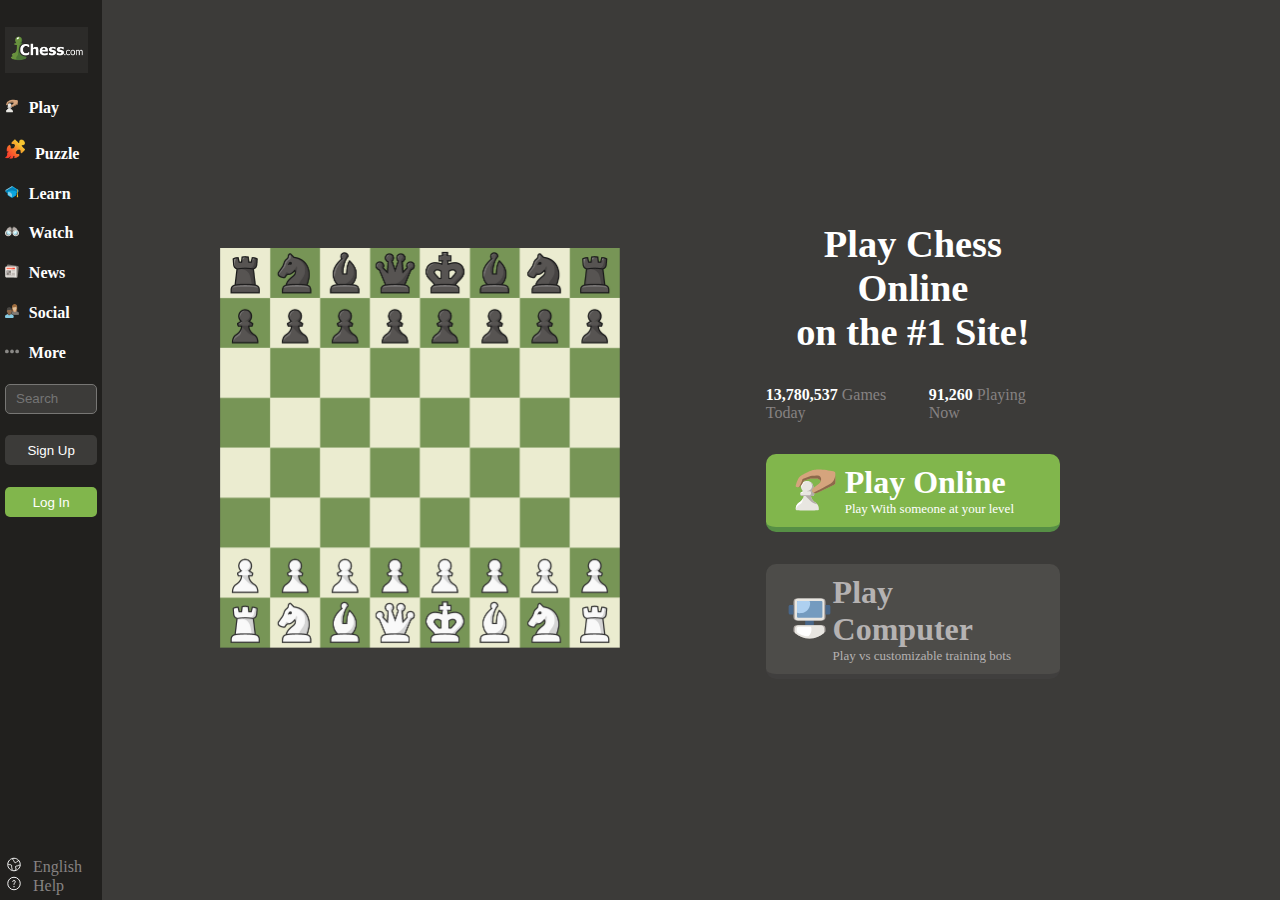
<file: HTML_CSS/Chess_Landing_Page/index.html>
<!DOCTYPE html>
<html lang="en">
<head>
    <meta charset="UTF-8">
    <meta name="viewport" content="width=device-width, initial-scale=1.0">
    <title>Chess</title>
    <link rel="stylesheet" href="style.css">
</head>
<body>
    <nav>
        <ul class="bold">
            <li><a href="index.html"id="mainlogo" ><img src="logo.png" alt="logo"></a></li>
            <li><a href="#"><img src="playwhite.cea685ba.svg" alt="play">Play</a></li>
            <li><a href="#" id="puzzlelogo"><img src="puzzle.png" alt="puzzle">Puzzle</a></li>
            <li><a href="#"><img src="lessons.svg" alt="learn">Learn</a></li>
            <li><a href="#"><img src="watch.svg" alt="watch">Watch</a></li>
            <li><a href="#"><img src="news.6e020a3f.svg" alt="news">News</a></li>
            <li><a href="#"><img src="social.svg" alt="social">Social</a></li>
            <li><a href="#"><img src="dots.2b49d987.svg" alt="more">More</a></li>
            <li><input type="text" placeholder="Search"></li>
            <li><button class="btn">Sign Up</button></li>
            <li><button class="btn" id="login">Log In</button></li>
        </ul>
        <div class="nav_bottom light">
            <div><span><img src="eng.svg" alt="English"></span>English</div>
            <div><span><img src="help.svg" alt="Help"></span>Help</div>

        </div>
    </nav>
    <div class="main">
        <div class="first">
            <img src="main.png" alt="main">
        </div>
        <div class="second">
            <div class="head">
                <h1>Play Chess</h1> 
                <h1> Online</h1>
                <h1>on the #1 Site!</h1>
            </div>
           <div class="num">
            <div>
                <span class="bold">13,780,537</span>
                <span class="light">Games Today</span>
            </div>
            <div>
                <span class="bold">91,260</span>
                <span class="light">Playing Now</span>
            </div>
           </div>
            <div class="b" id="b1">
                
                    <img src="playwhite.cea685ba.svg" alt="withfriend">
                <span >
                     <h1>Play Online</h1>
                     <p>Play With someone at your level</p>
                </span>
               
            </div>
            <div class="b" id="b2">
                
                    <img src="computer.f36f0d84.svg" alt="withcomp">
                <span >
                    <h1>Play Computer</h1>
                    <p>Play vs customizable training bots</p>
                </span>
            </div>
        </div>
        
    </div>
    
</body>
</html>
</file>
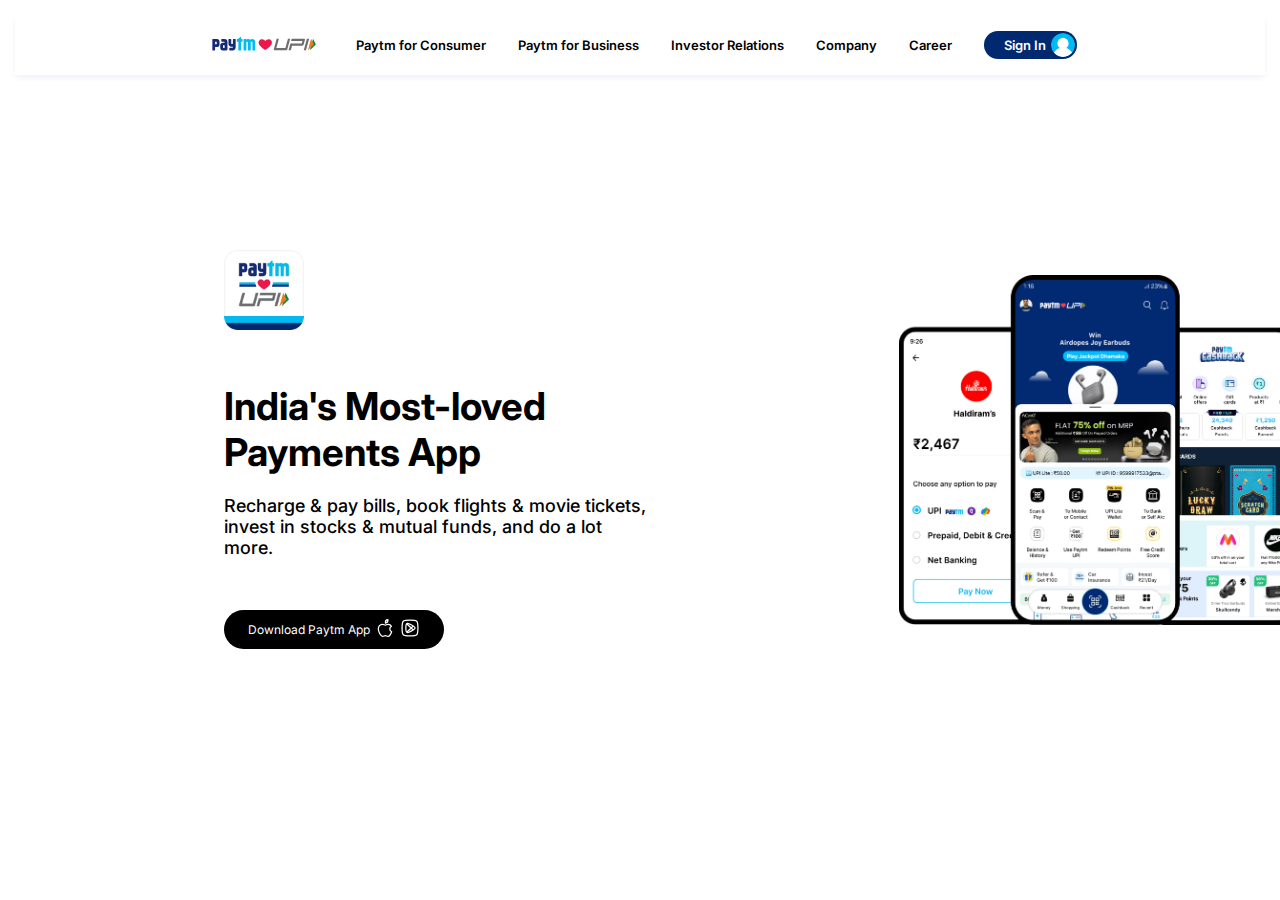
<file: HTML_CSS/paytm/index.html>
<!DOCTYPE html>
<html lang="en">
<head>
    <meta charset="UTF-8">
    <meta name="viewport" content="width=device-width, initial-scale=1.0">
    <title>Paytm</title>
    <link href="https://fonts.googleapis.com/css2?family=Roboto:wght@400;700&display=swap" rel="stylesheet">
    <link rel="stylesheet" href="style.css">
</head>
<body>
    <nav>
        <div class="nav2">
            <span>
                <a href="index.html"><img src="logo (1).svg" alt="logo" width="120px" ></a>   
            </span>
            <span>Paytm for Consumer</span>
            <span>Paytm for Business</span>
            <span>Investor Relations</span>
            <span>Company</span>
            <span>Career</span>
            <div class="signIn">
                <span id="signin">Sign In </span>
                <img src="logoutImg.svg" alt="signin">
            </div>
            
        </div>
    </nav>   
    <div class="main">
        <div class="left children">
            <div class="leftl">
                <img src="1697527183231.avif" alt="leftmain">
                <div class="phead">
                    <div class="heading">
                        <h1>India's Most-loved</h1>
                        <h1>Payments App</h1>
                    </div>
                    <div class="para">
                        <p>Recharge & pay bills, book flights & movie tickets,</p>
                        <p>invest in stocks & mutual funds, and do a lot</p>
                        <p>more.</p>
                    </div>
                </div>
                
                <div class="bottom"><span>Download Paytm App </span>
                    <span><img src="apple.svg" alt="apple"></span>
                    <span><img src="play.svg" alt="playstore"></span>
                </div>
            </div> 
        </div>
        <div class="right children">
                <img src="1715933362922.avif" alt="main">
        </div>
    </div>
</body>
</html>
</file>
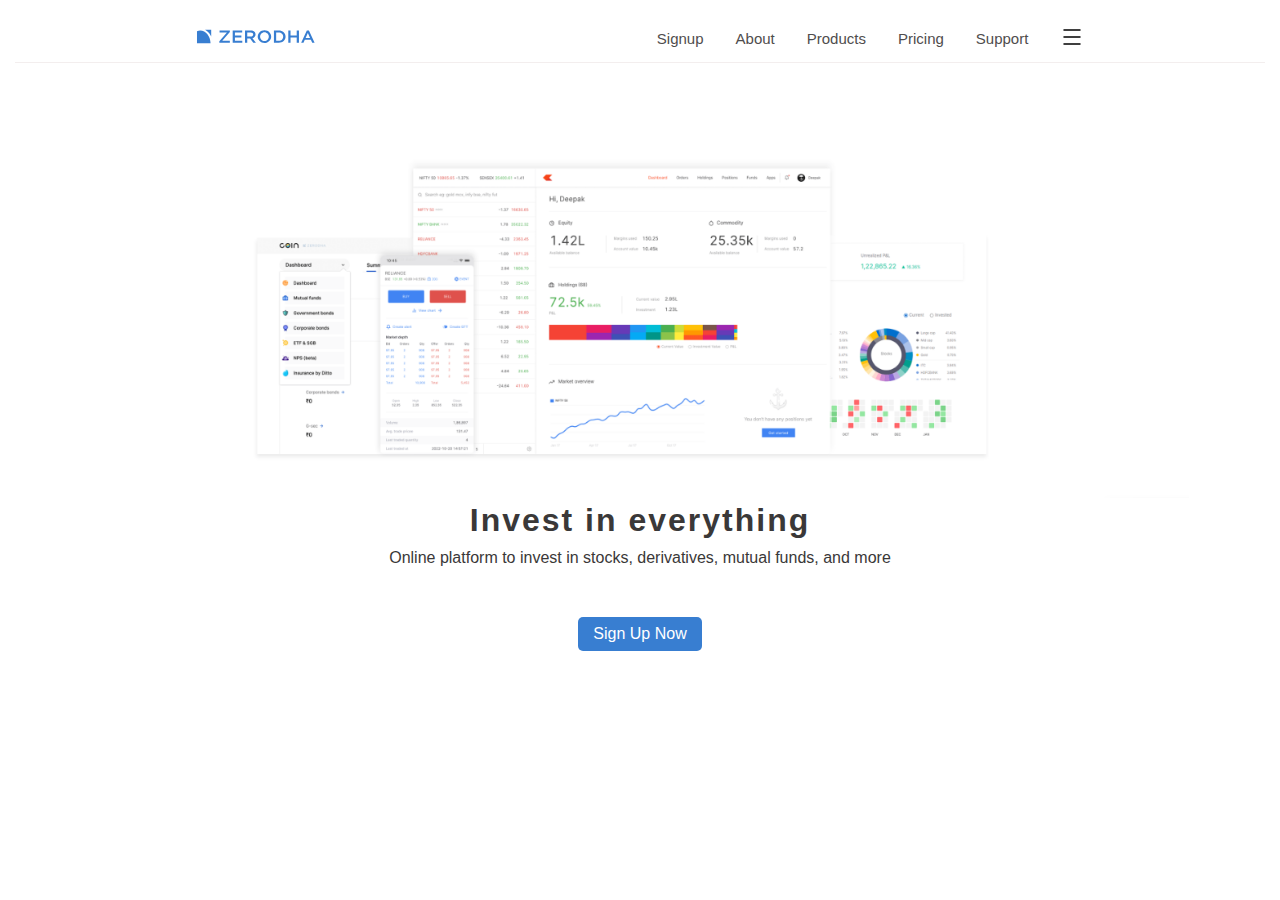
<file: HTML_CSS/zerodha/zerodha.html>
<!DOCTYPE html>
<html lang="en">
<head>
    <meta charset="UTF-8">
    <meta name="viewport" content="width=device-width, initial-scale=1.0">
    <title>zerodah.com</title>
    <link rel="stylesheet" href="zerodha.css">
</head>
<body>
  <nav>
    <span>
        <a href="zerodha.html"><img src="logo.svg" alt="logo" width="120px" ></a>   
    </span>
    <div class="nav2">
        <span>Signup</span>
        <span>About</span>
        <span>Products</span>
        <span>Pricing</span>
        <span>Support</span>
        <span><img src="menu.svg" alt="menu"></span>
    </div>
  </nav>
  <div >
    <img src="Screenshot 2024-07-02 091700.png"  alt= "main" height="420px">
  </div>
  <div>
    <h2 class="head">Invest in everything</h2>
    <p class="head">Online platform to invest in stocks, derivatives, mutual funds, and more</p>
    <button>Sign Up Now</button>
  </div>
</body>
</html>
</file>
<file: HTML_CSS/Chess_Landing_Page/style.css>
*{
    margin:0;
    padding:0;
    box-sizing: border-box;
}
body{
    display:flex;
    justify-content: center;
    align-items: center;
    background-color: #3C3B39;
}
nav{
    display:flex;
    justify-content:space-between;
    align-items:flex-start;
    flex-direction: column;
    background-color: #21201E;
    width:8%;
    height:100vh;
    padding:5px;
    position:fixed;
    left:0;

}
ul{
    display:flex;
    justify-content:space-evenly;
    align-items:flex-start;
    flex-direction: column;
   height:60%;
   width:100%;
   list-style:none ;
}
ul img{
    width:15%;
    margin-right:10px;
}
ul a{
    text-align: center;
    text-decoration: none;
    /* font-size: 100px; */
    color:white;
   
}
.nav_bottom{
    color:white;
}
#mainlogo img{
    width:90%;
    /* background-color: #21201E; */
}
#puzzlelogo img{
    width:20px;
}
li {
    width:100%;
}
li input{
    width:100%;
    height:30px;
    background-color:#3C3B39;
    color:white;
    border:1px solid #777674;
    border-radius: 5px;
    padding:10px;
  
}
li .btn{
    width:100%;
    height:30px;
    background-color:#3C3B39;
    color:white;
    border:none;
    border-radius: 5px;
    /* margin-top: 30px; */
}
#login{
    background-color: #81B64C;
    border:none;
}
.nav_bottom img{
    width:18px;
    height: 15px;
    margin-right: 10px;
}
.main{
   
    width:90vw;
    height:100vh;
    display:flex;
    justify-content:space-evenly;
    align-items: center;
    padding:10px;
}
.head{
    display:flex;
    flex-direction: column;
    /* justify-content:space-evenly; */
    align-items: center;
    font-size:larger;
    color: #FFFFFF;
    font-weight: bold;
}
.first img{
    width:400px;
}
.second{
    display:flex;
    flex-direction: column;
    justify-content:space-evenly;
    gap:2rem;
    align-items: center;
    color:white;
    flex-wrap: wrap;
    width:23vw;
}

.b{
    display:flex;
    justify-content:space-evenly;
    align-items: center;
    width:100%;

    padding:10px 40px 10px 20px;
    border-radius: 10px;
}
.b img{
    width:20%;
}
#b1{
    color:white;
    background-color: #81B64C; 
    border-bottom: 5px solid #568F45;
}
#b2{
    color:rgb(181, 178, 178);
    background-color: #4D4C49;
    border-bottom: 5px solid #403F3E;
}
.num{
    width:100%;
    display:flex;
    justify-content: space-between;
    align-items: center;
}
.bold{
    font-weight: bold;
}
.light{
    font-weight: 100;
    color:rgb(134, 130, 130);
}
.b p{
    font-size: small;
    font-weight: 100;
}
</file>
<file: HTML_CSS/paytm/style.css>
@import url('https://fonts.googleapis.com/css2?family=Inter:wght@100..900&display=swap');
*{
    margin:0;
    padding:0;
    box-sizing: border-box;
    font-family:Inter, sans-serif;
}

nav{
    margin:15px;
    display: flex;
    align-items: center;
    justify-content:space-evenly;
    padding:10px;
    box-shadow: 0px 3px 5px #F0F2F6;
}
.nav2{
    display: flex;
    align-items: center;
    justify-content: centre;
    gap:2rem;
    font-size: 13px;
    font-weight: 600;

}
.signIn img{
    height:24px;
    width:24px;
    border-radius: 50%;
   
}
.signIn{
    display: flex;
    align-items: center;
    justify-content:space-arround;
    gap:5px;
    background-color:#002970;
    padding:2px 2px 2px 20px;
    border:none;
    color:white;
    border-radius:18px;
    text-align: center;
    max-width: max-content;
}
.heading{
    font-size:larger;
    font-weight: bold;
    margin-bottom: 20px;
}
.para{
    font-size:large;
    font-weight: 500;
}

.main{
    display:flex;
    justify-content:space-between;
    align-items: centre;
   
}
.leftl{
    display:flex;
    align-items:flex-start;
    justify-content:space-evenly;
    flex-direction: column;
    height:70%;
    width:50%;
}

.left{
    
    height:80vh;
    width:70%;
}
.left img{
    object-fit: cover;
    height:80px;
}

.children{
    display:flex;
    justify-content: center;
    align-items: center;
}
.right img{
    object-fit: cover;
    height:350px;
    /* width:max-content; */
   
}
.bottom{
    border-radius:2rem;
    max-width: max-content;
    padding:5px 8px 5px 8px;
    text-align:centre;
    background-color: black;
    color:white;
    font-size: 12px;
    display: flex;
    align-items: center;
    justify-content:space-arround;
    gap:5px;
    padding:8px 24px;
}
.bottom img{
    height:20px;
}
</file>
<file: HTML_CSS/zerodha/zerodha.css>
*{
    margin:0;
    padding:0;
    box-sizing: border-box;
    font-family: Arial, Helvetica, sans-serif;
}
button{
    background-color:#387ED1;
    color:white;
    border:none;
    padding:8px 15px 8px 15px;
    font-size: medium;
    border-radius:5px;
    margin-top:50px;
}
.head{
    color:rgb(58, 56, 56);
    
}
h2{
    margin-bottom: 10px;
    font-size:2rem;
    letter-spacing: 2px;
}
nav{
    margin:15px;
    display: flex;
    align-items: center;
    justify-content:space-around;
    padding:10px;
    border-bottom: 1px solid rgb(243, 238, 238);
}
.nav2{
    display: flex;
    align-items: center;
    justify-content: centre;
    gap:2rem;
    color:rgb(79, 77, 77);
    font-size: 15px;

}
div{
    text-align: center;
}
</file>
